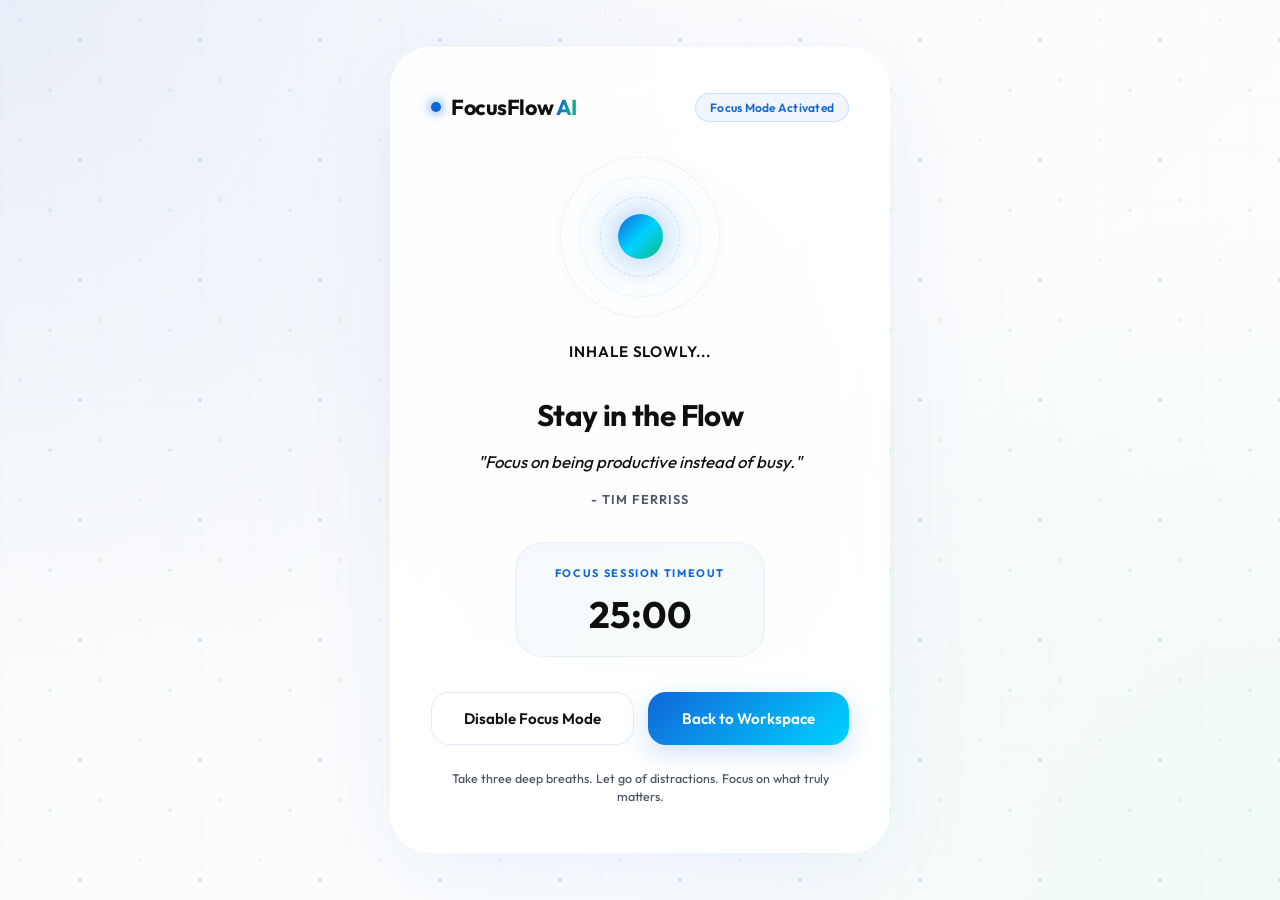
<file: extension/blocked/blocked.html>
<!DOCTYPE html>
<html lang="en">
<head>
  <meta charset="UTF-8">
  <meta name="viewport" content="width=device-width, initial-scale=1.0">
  <link rel="preconnect" href="https://fonts.googleapis.com">
  <link rel="preconnect" href="https://fonts.gstatic.com" crossorigin>
  <link href="https://fonts.googleapis.com/css2?family=Outfit:wght@300;400;500;600;700&display=swap" rel="stylesheet">
  <link rel="stylesheet" href="blocked.css">
  <title>FocusFlow AI • Calming Flow</title>
</head>
<body>
  <div class="stars"></div>
  <div class="grid-overlay"></div>
  
  <div class="container">
    <header>
      <div class="logo">
        <span class="logo-dot"></span>
        <h2>FocusFlow <span>AI</span></h2>
      </div>
      <div class="badge">Focus Mode Activated</div>
    </header>

    <main>
      <div class="breathing-widget">
        <div class="breathing-container">
          <div class="glow-ring ring-1"></div>
          <div class="glow-ring ring-2"></div>
          <div class="glow-ring ring-3"></div>
          <div class="breathing-orb animate-breath"></div>
        </div>
        <div class="breathing-label" id="breathing-text">Inhale...</div>
      </div>

      <div class="message-card">
        <h1>Stay in the Flow</h1>
        <p class="quote" id="quote-display">"Simplicity is the ultimate sophistication."</p>
        <p class="author" id="author-display">— Leonardo da Vinci</p>
      </div>

      <div class="timer-widget">
        <span class="timer-label" id="timer-phase">FOCUS SESSION TIMEOUT</span>
        <div class="timer-value" id="timer-display">25:00</div>
      </div>

      <div class="actions">
        <button id="disable-focus-btn" class="btn secondary">Disable Focus Mode</button>
        <button id="go-back-btn" class="btn primary">Back to Workspace</button>
      </div>
    </main>

    <footer>
      <p>Take three deep breaths. Let go of distractions. Focus on what truly matters.</p>
    </footer>
  </div>
  <script src="blocked.js"></script>
</body>
</html>
</file>
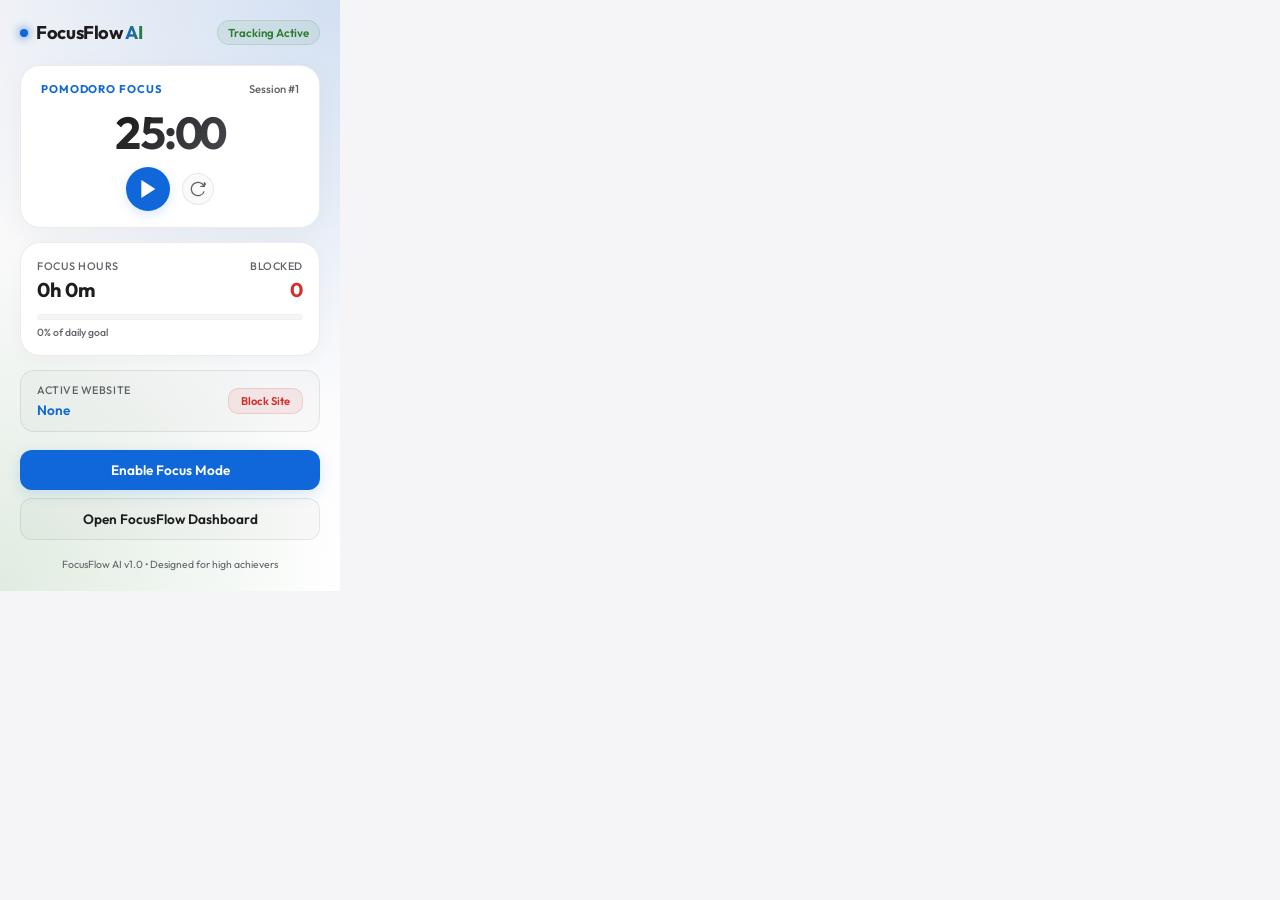
<file: extension/popup/popup.html>
<!DOCTYPE html>
<html lang="en">
<head>
  <meta charset="UTF-8">
  <meta name="viewport" content="width=device-width, initial-scale=1.0">
  <link rel="stylesheet" href="popup.css">
  <title>FocusFlow AI</title>
</head>
<body>
  <div class="container">
    <header>
      <div class="logo">
        <span class="logo-dot animate-glow"></span>
        <h1>FocusFlow <span>AI</span></h1>
      </div>
      <div class="status-badge" id="focus-status">Tracking Active</div>
    </header>

    <main>
      <!-- Pomodoro Section -->
      <div class="pomodoro-card">
        <div class="pomo-header">
          <span class="pomo-label" id="pomo-phase">POMODORO FOCUS</span>
          <span class="pomo-session" id="pomo-session-count">Session #1</span>
        </div>
        <div class="timer-display" id="timer-display">25:00</div>
        <div class="timer-controls">
          <button id="pomo-start" class="btn-icon">
            <svg viewBox="0 0 24 24" width="20" height="20" stroke="currentColor" stroke-width="2" fill="currentColor"><polygon points="5 3 19 12 5 21 5 3"></polygon></svg>
          </button>
          <button id="pomo-pause" class="btn-icon hidden">
            <svg viewBox="0 0 24 24" width="20" height="20" stroke="currentColor" stroke-width="2" fill="currentColor"><rect x="6" y="4" width="4" height="16"></rect><rect x="14" y="4" width="4" height="16"></rect></svg>
          </button>
          <button id="pomo-reset" class="btn-icon-sub">
            <svg viewBox="0 0 24 24" width="16" height="16" stroke="currentColor" stroke-width="2" fill="none"><path d="M21.5 2v6h-6M21.34 15.57a10 10 0 1 1-.57-8.38l5.67-5.67"></path></svg>
          </button>
        </div>
      </div>

      <!-- Stats Card -->
      <div class="stats-card">
        <div class="stat-row">
          <div class="stat-item">
            <span class="label">Focus Hours</span>
            <span class="value" id="today-time">0h 0m</span>
          </div>
          <div class="stat-item items-end">
            <span class="label">Blocked</span>
            <span class="value text-rose" id="blocked-count">0</span>
          </div>
        </div>
        <div class="progress-bar-container">
          <div class="progress-bar">
            <div class="progress" id="daily-progress" style="width: 0%"></div>
          </div>
          <span class="progress-label" id="progress-percent">0% of daily goal</span>
        </div>
      </div>

      <!-- Domain Information -->
      <div class="current-site">
        <div class="site-info">
          <span class="label">Active Website</span>
          <span class="value" id="current-domain">None</span>
        </div>
        <button id="quick-block-btn" class="block-badge">Block Site</button>
      </div>

      <!-- Main Actions -->
      <div class="actions">
        <button id="toggle-focus" class="btn primary animate-hover">Enable Focus Mode</button>
        <button id="open-dashboard" class="btn secondary">Open FocusFlow Dashboard</button>
      </div>
    </main>

    <footer>
      <p>FocusFlow AI v1.0 • Designed for high achievers</p>
    </footer>
  </div>
  <script src="popup.js"></script>
</body>
</html>
</file>
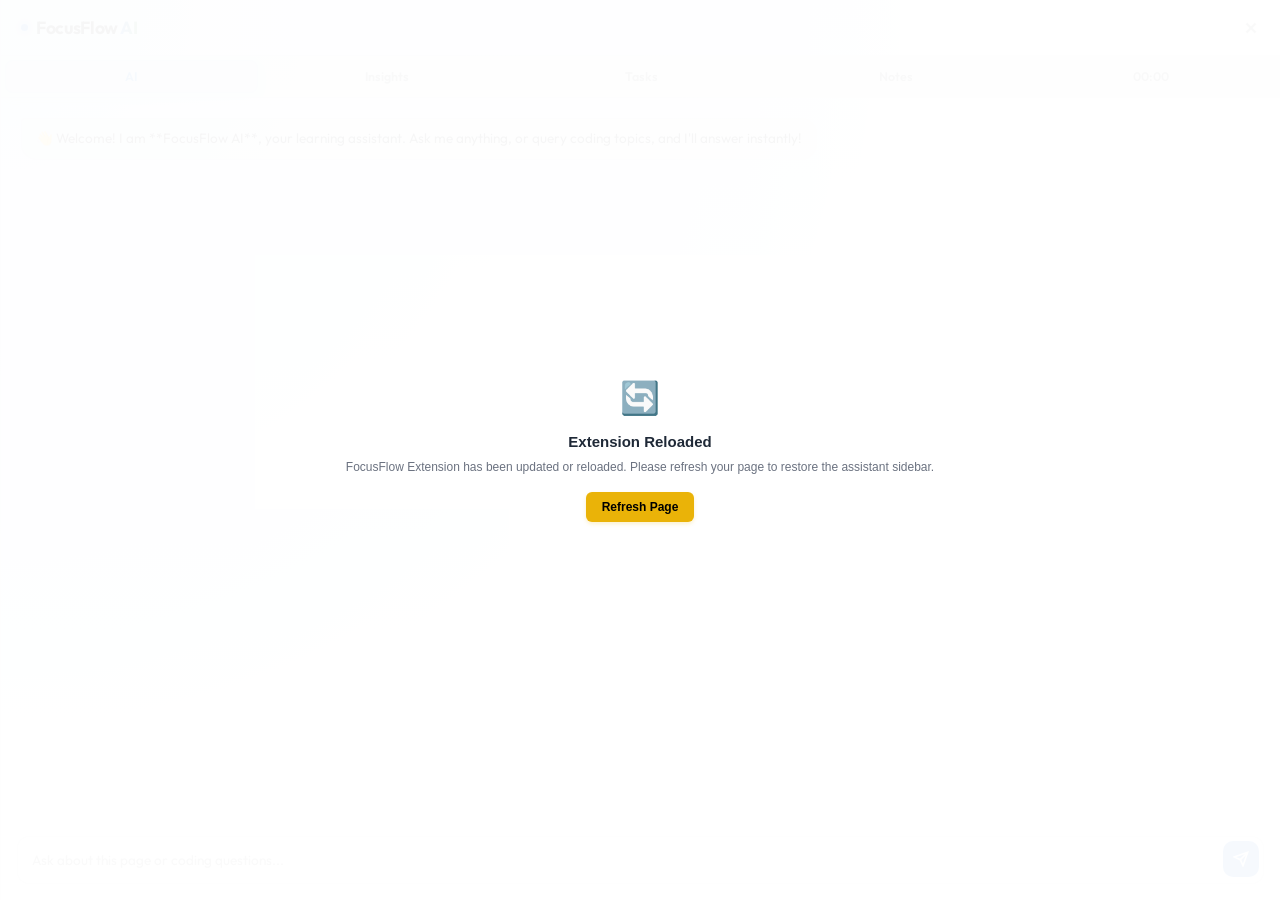
<file: extension/sidebar/sidebar.html>
<!DOCTYPE html>
<html lang="en">
<head>
  <meta charset="UTF-8">
  <meta name="viewport" content="width=device-width, initial-scale=1.0">
  <link rel="stylesheet" href="sidebar.css">
  <title>FocusFlow AI Sidebar</title>
</head>
<body>
  <div class="sidebar-wrapper">
    <header>
      <div class="logo">
        <span class="logo-dot animate-glow"></span>
        <h2>FocusFlow <span>AI</span></h2>
      </div>
      <button id="close-sidebar-btn" class="close-btn">
        <svg viewBox="0 0 24 24" width="18" height="18" stroke="currentColor" stroke-width="2.5" fill="none"><line x1="18" y1="6" x2="6" y2="18"></line><line x1="6" y1="6" x2="18" y2="18"></line></svg>
      </button>
    </header>

    <!-- Tab navigation -->
    <nav class="tabs-nav">
      <button class="tab-btn active" data-tab="ai-chat" title="AI Assistant">AI</button>
      <button class="tab-btn" data-tab="ai-summary" title="Page Summaries">Insights</button>
      <button class="tab-btn" data-tab="tasks" title="Tasks Manager">Tasks</button>
      <button class="tab-btn" data-tab="notes" title="Notes & Clippings">Notes</button>
      <button class="tab-btn" data-tab="pomo" id="pomo-tab-indicator" title="Pomodoro Timer">00:00</button>
    </nav>

    <!-- Tabs content -->
    <main class="tabs-content">
      
      <!-- AI Chat Tab -->
      <section id="ai-chat" class="tab-pane active">
        <div class="chat-container">
          <div class="chat-messages" id="chat-messages">
            <div class="message system-msg">
              <p>👋 Welcome! I am **FocusFlow AI**, your learning assistant. Ask me anything, or query coding topics, and I'll answer instantly!</p>
            </div>
          </div>
          <form class="chat-input-area" id="chat-form">
            <input type="text" id="chat-input" placeholder="Ask about this page or coding questions..." autocomplete="off">
            <button type="submit" id="chat-send">
              <svg viewBox="0 0 24 24" width="16" height="16" stroke="currentColor" stroke-width="2.5" fill="none"><line x1="22" y1="2" x2="11" y2="13"></line><polygon points="22 2 15 22 11 13 2 9 22 2"></polygon></svg>
            </button>
          </form>
        </div>
      </section>

      <!-- AI Summary Tab -->
      <section id="ai-summary" class="tab-pane">
        <div class="summary-container">
          <div class="action-card">
            <h3>Extract Web Intelligence</h3>
            <p>Generate summaries, takeaways, and workflow insights instantly.</p>
            <button id="summarize-page-btn" class="btn-primary-glow">Summarize Page</button>
          </div>
          <div class="summary-display markdown-body hidden" id="summary-display">
            <!-- summary goes here -->
          </div>
          <div class="loader hidden" id="summary-loader">
            <div class="spinner"></div>
            <p>Synthesizing web content with Gemini...</p>
          </div>
        </div>
      </section>

      <!-- Tasks Tab -->
      <section id="tasks" class="tab-pane">
        <div class="tasks-container">
          <div class="quick-add-task">
            <input type="text" id="quick-task-input" placeholder="Add urgent task...">
            <button id="quick-task-add-btn">
              <svg viewBox="0 0 24 24" width="16" height="16" stroke="currentColor" stroke-width="2.5" fill="none"><line x1="12" y1="5" x2="12" y2="19"></line><line x1="5" y1="12" x2="19" y2="12"></line></svg>
            </button>
          </div>
          <div class="task-list-scroller" id="sidebar-task-list">
            <!-- tasks go here -->
          </div>
        </div>
      </section>

      <!-- Notes Tab -->
      <section id="notes" class="tab-pane">
        <div class="notes-container">
          <h3 class="panel-subtitle" id="site-notes-header">Clipped from this website</h3>
          <div class="notes-list-scroller" id="sidebar-notes-list">
            <!-- notes go here -->
          </div>
        </div>
      </section>

      <!-- Pomodoro Tab -->
      <section id="pomo" class="tab-pane">
        <div class="pomo-panel">
          <div class="pomo-display">
            <span class="pomo-state" id="sidebar-pomo-phase">POMODORO FOCUS</span>
            <div class="pomo-time" id="sidebar-pomo-time">25:00</div>
            <span class="pomo-count" id="sidebar-pomo-sessions">Session #1</span>
          </div>
          <div class="pomo-controls">
            <button id="sidebar-pomo-start" class="pomo-btn main">Start</button>
            <button id="sidebar-pomo-pause" class="pomo-btn main hidden">Pause</button>
            <button id="sidebar-pomo-reset" class="pomo-btn sub">Reset</button>
          </div>
          <div class="pomo-tips">
            <p>💡 <strong>Smart Feature</strong>: FocusFlow automatically blocks all social distractions during your focus intervals and unblocks them during breaks.</p>
          </div>
        </div>
      </section>

    </main>
  </div>
  <script src="sidebar.js"></script>
</body>
</html>
</file>
<file: extension/blocked/blocked.css>
/* Outfit font is loaded via link tag in blocked.html to avoid CSP issues with @import */

:root {
  --primary: #1067d9; /* Royal Blue */
  --primary-glow: rgba(16, 103, 217, 0.12);
  --emerald: #10b981;
  --bg-dark: #f8f9fa;
  --card-bg: rgba(255, 255, 255, 0.75);
  --text-main: #0f0f11;
  --text-muted: #4b5563;
  --border: rgba(16, 103, 217, 0.08);
}

* {
  margin: 0;
  padding: 0;
  box-sizing: border-box;
}

body {
  background-color: var(--bg-dark);
  color: var(--text-main);
  font-family: 'Outfit', -apple-system, BlinkMacSystemFont, 'Segoe UI', Roboto, sans-serif;
  min-height: 100vh;
  display: flex;
  justify-content: center;
  align-items: center;
  overflow: hidden;
  background: radial-gradient(circle at top left, rgba(16, 103, 217, 0.07), transparent 45%),
              radial-gradient(circle at bottom right, rgba(16, 185, 129, 0.07), transparent 45%),
              radial-gradient(circle at center, rgba(212, 175, 55, 0.05), transparent 40%),
              linear-gradient(135deg, #f8f9fa 0%, #ffffff 100%);
}

/* Background graphics */
.stars {
  position: absolute;
  top: 0;
  left: 0;
  width: 100%;
  height: 100%;
  background: radial-gradient(circle at center, rgba(16, 103, 217, 0.02), transparent 70%),
              url("data:image/svg+xml,%3Csvg xmlns='http://www.w3.org/2000/svg' width='120' height='120' viewBox='0 0 120 120'%3E%3Ccircle cx='20' cy='20' r='1.2' fill='%231067d9' opacity='0.12'/%3E%3Ccircle cx='80' cy='40' r='1.8' fill='%231067d9' opacity='0.22'/%3E%3Ccircle cx='50' cy='90' r='1.5' fill='%2310b981' opacity='0.18'/%3E%3Ccircle cx='100' cy='80' r='2' fill='%23d4af37' opacity='0.15'/%3E%3C/svg%3E") repeat;
  animation: starTwinkle 24s infinite ease-in-out;
  pointer-events: none;
  z-index: 0;
}

@keyframes starTwinkle {
  0%, 100% { opacity: 0.65; transform: scale(1) translate(0, 0); }
  50% { opacity: 0.9; transform: scale(1.02) translate(5px, 5px); }
}

.grid-overlay {
  position: absolute;
  top: 0;
  left: 0;
  width: 100%;
  height: 100%;
  background-image: linear-gradient(rgba(16, 103, 217, 0.008) 1px, transparent 1px),
                    linear-gradient(90deg, rgba(16, 103, 217, 0.008) 1px, transparent 1px);
  background-size: 50px 50px;
  pointer-events: none;
  z-index: 1;
}

.container {
  max-width: 500px;
  width: 90%;
  background: rgba(255, 255, 255, 0.85);
  backdrop-filter: blur(35px);
  -webkit-backdrop-filter: blur(35px);
  border: 1px solid rgba(255, 255, 255, 0.6);
  border-radius: 40px;
  padding: 45px 40px;
  box-shadow: 0 30px 100px rgba(16, 103, 217, 0.06),
              inset 0 0 0 1px rgba(255, 255, 255, 0.4),
              0 0 40px rgba(212, 175, 55, 0.02);
  text-align: center;
  z-index: 10;
  position: relative;
  transition: all 0.5s cubic-bezier(0.16, 1, 0.3, 1);
}

.container:hover {
  transform: translateY(-4px);
  border-color: rgba(16, 103, 217, 0.15);
  box-shadow: 0 40px 120px rgba(16, 103, 217, 0.1),
              inset 0 0 0 1px rgba(255, 255, 255, 0.6);
}

header {
  display: flex;
  justify-content: space-between;
  align-items: center;
  margin-bottom: 35px;
}

.logo {
  display: flex;
  align-items: center;
  gap: 10px;
}

.logo-dot {
  width: 10px;
  height: 10px;
  background: var(--primary);
  border-radius: 50%;
  box-shadow: 0 0 12px var(--primary);
}

.logo h2 {
  font-size: 1.35rem;
  font-weight: 700;
  letter-spacing: -0.02em;
}

.logo h2 span {
  background: linear-gradient(to right, var(--primary), var(--emerald));
  -webkit-background-clip: text;
  -webkit-text-fill-color: transparent;
}

.badge {
  font-size: 0.75rem;
  font-weight: 600;
  background: rgba(16, 103, 217, 0.06);
  color: var(--primary);
  border: 1px solid rgba(16, 103, 217, 0.15);
  padding: 6px 14px;
  border-radius: 20px;
  letter-spacing: 0.02em;
}

/* Breathing Animation Widget */
.breathing-widget {
  display: flex;
  flex-direction: column;
  align-items: center;
  justify-content: center;
  margin: 35px 0;
}

.breathing-container {
  width: 160px;
  height: 160px;
  display: flex;
  align-items: center;
  justify-content: center;
  margin-bottom: 25px;
  position: relative;
}

.glow-ring {
  position: absolute;
  border-radius: 50%;
  border: 1px dashed rgba(16, 103, 217, 0.15);
  box-shadow: 0 0 15px rgba(16, 103, 217, 0.02);
}

.glow-ring.ring-1 {
  width: 160px;
  height: 160px;
  border-color: rgba(16, 103, 217, 0.12);
  animation: spinClockwise 20s infinite linear;
}

.glow-ring.ring-2 {
  width: 120px;
  height: 120px;
  border-color: rgba(0, 210, 255, 0.15);
  animation: spinCounterClockwise 15s infinite linear;
}

.glow-ring.ring-3 {
  width: 80px;
  height: 80px;
  border-color: rgba(16, 103, 217, 0.2);
  animation: spinClockwise 10s infinite linear;
}

.breathing-orb {
  width: 45px;
  height: 45px;
  border-radius: 50%;
  background: linear-gradient(135deg, #1067d9 0%, #00d2ff 50%, #10b981 100%);
  box-shadow: 0 0 35px rgba(16, 103, 217, 0.4), 0 0 60px rgba(0, 210, 255, 0.2);
  position: absolute;
  z-index: 2;
}

.animate-breath {
  animation: breathing 8s infinite cubic-bezier(0.4, 0, 0.2, 1);
}

@keyframes spinClockwise {
  from { transform: rotate(0deg); }
  to { transform: rotate(360deg); }
}

@keyframes spinCounterClockwise {
  from { transform: rotate(360deg); }
  to { transform: rotate(0deg); }
}

@keyframes breathing {
  0%, 100% {
    transform: scale(1);
    box-shadow: 0 0 30px rgba(16, 103, 217, 0.35);
    opacity: 0.8;
  }
  45%, 55% {
    transform: scale(2.2);
    box-shadow: 0 0 65px rgba(0, 210, 255, 0.55), 0 0 90px rgba(16, 103, 217, 0.3);
    opacity: 1;
  }
}

.breathing-label {
  font-size: 0.95rem;
  font-weight: 600;
  color: var(--text-main);
  letter-spacing: 0.06em;
  transition: opacity 0.5s ease-in-out;
  text-transform: uppercase;
}

/* Message Card */
.message-card {
  margin-bottom: 35px;
}

.message-card h1 {
  font-size: 1.85rem;
  font-weight: 700;
  margin-bottom: 15px;
  letter-spacing: -0.02em;
}

.quote {
  font-size: 1.05rem;
  font-weight: 450;
  color: var(--text-main);
  font-style: italic;
  line-height: 1.6;
  margin: 15px auto;
  max-width: 95%;
}

.author {
  font-size: 0.8rem;
  color: var(--text-muted);
  font-weight: 600;
  text-transform: uppercase;
  letter-spacing: 0.08em;
  margin-top: 5px;
}

.timer-widget {
  background: linear-gradient(135deg, rgba(16, 103, 217, 0.03) 0%, rgba(16, 185, 129, 0.03) 100%);
  border: 1px solid rgba(16, 103, 217, 0.08);
  padding: 18px 28px;
  border-radius: 28px;
  margin-bottom: 35px;
  display: inline-block;
  min-width: 250px;
  box-shadow: inset 0 2px 12px rgba(16, 103, 217, 0.02);
}

.timer-label {
  font-size: 0.68rem;
  font-weight: 700;
  color: var(--primary);
  letter-spacing: 0.15em;
  text-transform: uppercase;
}

.timer-value {
  display: flex;
  align-items: center;
  justify-content: center;
  gap: 10px;
  font-size: 2.3rem;
  font-weight: 700;
  margin-top: 10px;
}

.time-block {
  display: flex;
  flex-direction: column;
  align-items: center;
  min-width: 55px;
}

.time-number {
  background: linear-gradient(135deg, var(--text-main) 30%, #4b5563 100%);
  -webkit-background-clip: text;
  -webkit-text-fill-color: transparent;
  font-variant-numeric: tabular-nums;
  line-height: 1;
}

.time-unit {
  font-size: 0.65rem;
  font-weight: 700;
  color: var(--text-muted);
  text-transform: uppercase;
  letter-spacing: 0.08em;
  margin-top: 6px;
}

.time-colon {
  font-size: 1.8rem;
  color: rgba(16, 103, 217, 0.3);
  line-height: 1;
  margin-bottom: 12px;
  animation: pulse 1s infinite alternate;
}

@keyframes pulse {
  from { opacity: 0.3; }
  to { opacity: 1; }
}

/* Actions */
.actions {
  display: flex;
  gap: 14px;
  margin-bottom: 25px;
}

.btn {
  flex: 1;
  padding: 16px;
  border-radius: 18px;
  font-family: inherit;
  font-size: 0.95rem;
  font-weight: 600;
  cursor: pointer;
  transition: all 0.3s cubic-bezier(0.16, 1, 0.3, 1);
  border: none;
}

.btn.primary {
  background: linear-gradient(135deg, var(--primary) 0%, #00d2ff 100%);
  color: white;
  box-shadow: 0 8px 25px rgba(16, 103, 217, 0.2);
  position: relative;
  overflow: hidden;
}

.btn.primary::after {
  content: '';
  position: absolute;
  top: 0;
  left: -50%;
  width: 200%;
  height: 100%;
  background: linear-gradient(
    to right,
    rgba(255, 255, 255, 0) 0%,
    rgba(255, 255, 255, 0.3) 50%,
    rgba(255, 255, 255, 0) 100%
  );
  transform: skewX(-25deg);
  transition: 0.75s;
  opacity: 0;
}

.btn.primary:hover::after {
  left: 125%;
  opacity: 1;
}

.btn.primary:hover {
  transform: translateY(-2px);
  box-shadow: 0 12px 30px rgba(16, 103, 217, 0.3);
}

.btn.secondary {
  background: rgba(255, 255, 255, 0.65);
  color: var(--text-main);
  border: 1px solid rgba(16, 103, 217, 0.12);
  box-shadow: 0 2px 10px rgba(0, 0, 0, 0.02);
}

.btn.secondary:hover {
  background: rgba(255, 255, 255, 0.95);
  border-color: rgba(16, 103, 217, 0.25);
  transform: translateY(-2px);
  box-shadow: 0 6px 15px rgba(16, 103, 217, 0.06);
}

/* Footer */
footer p {
  font-size: 0.78rem;
  color: var(--text-muted);
  line-height: 1.5;
  font-weight: 450;
}
</file>
<file: extension/popup/popup.css>
@import url('https://fonts.googleapis.com/css2?family=Outfit:wght@300;400;500;600;700&display=swap');

:root {
  --primary: #1067d9; /* Royal Blue */
  --primary-glow: rgba(16, 103, 217, 0.15);
  --primary-hover: #0053b3;
  --bg-dark: #f5f5f7;
  --card-bg: #ffffff;
  --text-main: #1d1d1f;
  --text-muted: #5f6368; /* Google Grey Text */
  --emerald: #2e7d32;
  --emerald-glow: rgba(46, 125, 50, 0.15);
  --rose: #d32f2f;
  --rose-glow: rgba(211, 47, 47, 0.15);
  --border: rgba(0, 0, 0, 0.08);
}

* {
  margin: 0;
  padding: 0;
  box-sizing: border-box;
}

body {
  width: 340px;
  background-color: var(--bg-dark);
  color: var(--text-main);
  font-family: 'Outfit', sans-serif;
  overflow: hidden;
}

.container {
  padding: 20px;
  background: radial-gradient(circle at top right, var(--primary-glow), transparent 60%),
              radial-gradient(circle at bottom left, var(--emerald-glow), transparent 50%),
              linear-gradient(180deg, #f5f5f7 0%, #ffffff 100%);
  border-radius: 0;
}

header {
  display: flex;
  justify-content: space-between;
  align-items: center;
  margin-bottom: 20px;
}

.logo {
  display: flex;
  align-items: center;
  gap: 8px;
}

.logo-dot {
  width: 8px;
  height: 8px;
  background: var(--primary);
  border-radius: 50%;
  box-shadow: 0 0 10px var(--primary);
}

.animate-glow {
  animation: pulse-glow 2s infinite ease-in-out;
}

@keyframes pulse-glow {
  0%, 100% {
    transform: scale(1);
    box-shadow: 0 0 8px var(--primary);
  }
  50% {
    transform: scale(1.3);
    box-shadow: 0 0 16px var(--primary);
  }
}

h1 {
  font-size: 1.15rem;
  font-weight: 700;
  letter-spacing: -0.02em;
}

h1 span {
  background: linear-gradient(to right, var(--primary), var(--emerald));
  -webkit-background-clip: text;
  -webkit-text-fill-color: transparent;
}

.status-badge {
  font-size: 0.72rem;
  background: rgba(46, 125, 50, 0.08);
  color: var(--emerald);
  border: 1px solid rgba(46, 125, 50, 0.15);
  padding: 4px 10px;
  border-radius: 20px;
  font-weight: 600;
  transition: all 0.3s;
}

/* Pomodoro Widget */
.pomodoro-card {
  background: var(--card-bg);
  backdrop-filter: blur(12px);
  border: 1px solid var(--border);
  padding: 16px;
  border-radius: 20px;
  margin-bottom: 14px;
  box-shadow: 0 8px 32px 0 rgba(0, 0, 0, 0.04);
  text-align: center;
}

.pomo-header {
  display: flex;
  justify-content: space-between;
  align-items: center;
  margin-bottom: 8px;
  padding: 0 4px;
}

.pomo-label {
  font-size: 0.7rem;
  font-weight: 700;
  letter-spacing: 0.08em;
  color: var(--primary);
}

.pomo-session {
  font-size: 0.7rem;
  font-weight: 500;
  color: var(--text-muted);
}

.timer-display {
  font-size: 2.8rem;
  font-weight: 700;
  letter-spacing: -0.03em;
  margin: 6px 0;
  font-variant-numeric: tabular-nums;
  background: linear-gradient(135deg, var(--text-main) 30%, var(--text-muted) 100%);
  -webkit-background-clip: text;
  -webkit-text-fill-color: transparent;
}

.timer-controls {
  display: flex;
  justify-content: center;
  align-items: center;
  gap: 12px;
  margin-top: 4px;
}

.btn-icon {
  width: 44px;
  height: 44px;
  border-radius: 50%;
  border: none;
  background: var(--primary);
  color: white;
  display: flex;
  align-items: center;
  justify-content: center;
  cursor: pointer;
  transition: all 0.2s cubic-bezier(0.4, 0, 0.2, 1);
  box-shadow: 0 4px 12px var(--primary-glow);
}

.btn-icon:hover {
  transform: scale(1.08);
  background: var(--primary-hover);
  box-shadow: 0 6px 18px var(--primary-glow);
}

.btn-icon-sub {
  width: 32px;
  height: 32px;
  border-radius: 50%;
  border: 1px solid var(--border);
  background: rgba(0, 0, 0, 0.02);
  color: var(--text-muted);
  display: flex;
  align-items: center;
  justify-content: center;
  cursor: pointer;
  transition: all 0.2s;
}

.btn-icon-sub:hover {
  background: rgba(0, 0, 0, 0.05);
  color: var(--text-main);
  transform: rotate(30deg);
}

.hidden {
  display: none !important;
}

/* Stats Section */
.stats-card {
  background: var(--card-bg);
  backdrop-filter: blur(12px);
  border: 1px solid var(--border);
  padding: 16px;
  border-radius: 20px;
  margin-bottom: 14px;
  box-shadow: 0 4px 20px rgba(0, 0, 0, 0.03);
}

.stat-row {
  display: flex;
  justify-content: space-between;
  margin-bottom: 12px;
}

.stat-item {
  display: flex;
  flex-direction: column;
}

.items-end {
  align-items: flex-end;
}

.label {
  font-size: 0.68rem;
  color: var(--text-muted);
  text-transform: uppercase;
  letter-spacing: 0.05em;
  margin-bottom: 4px;
  font-weight: 500;
}

.value {
  font-size: 1.25rem;
  font-weight: 700;
}

.text-rose {
  color: var(--rose);
}

.progress-bar-container {
  display: flex;
  flex-direction: column;
  gap: 6px;
}

.progress-bar {
  height: 6px;
  background: rgba(0, 0, 0, 0.04);
  border-radius: 10px;
  overflow: hidden;
  border: 1px solid rgba(0, 0, 0, 0.02);
}

.progress {
  height: 100%;
  background: linear-gradient(90deg, var(--primary), #00d2ff);
  box-shadow: 0 0 8px var(--primary-glow);
  transition: width 0.4s cubic-bezier(0.4, 0, 0.2, 1);
}

.progress-label {
  font-size: 0.65rem;
  color: var(--text-muted);
  font-weight: 500;
}

/* Current Domain Panel */
.current-site {
  display: flex;
  justify-content: space-between;
  align-items: center;
  padding: 12px 16px;
  background: rgba(0, 0, 0, 0.02);
  border: 1px solid var(--border);
  border-radius: 14px;
  margin-bottom: 18px;
}

.site-info {
  display: flex;
  flex-direction: column;
  max-width: 65%;
}

.site-info .value {
  font-size: 0.85rem;
  font-weight: 600;
  color: var(--primary);
  white-space: nowrap;
  overflow: hidden;
  text-overflow: ellipsis;
}

.block-badge {
  font-size: 0.7rem;
  font-family: inherit;
  font-weight: 600;
  background: rgba(211, 47, 47, 0.08);
  color: var(--rose);
  border: 1px solid rgba(211, 47, 47, 0.15);
  padding: 5px 12px;
  border-radius: 10px;
  cursor: pointer;
  transition: all 0.2s;
}

.block-badge:hover {
  background: var(--rose);
  color: white;
  box-shadow: 0 4px 10px var(--rose-glow);
}

.block-badge.unblock {
  background: rgba(46, 125, 50, 0.08);
  color: var(--emerald);
  border: 1px solid rgba(46, 125, 50, 0.15);
}

.block-badge.unblock:hover {
  background: var(--emerald);
  color: white;
  box-shadow: 0 4px 10px var(--emerald-glow);
}

/* Actions */
.actions {
  display: flex;
  flex-direction: column;
  gap: 8px;
}

.btn {
  padding: 11px;
  border: none;
  border-radius: 12px;
  font-family: inherit;
  font-size: 0.85rem;
  font-weight: 600;
  cursor: pointer;
  transition: all 0.25s cubic-bezier(0.4, 0, 0.2, 1);
  text-align: center;
}

.btn.primary {
  background: var(--primary);
  color: white;
  box-shadow: 0 4px 14px var(--primary-glow);
}

.btn.primary:hover {
  background: var(--primary-hover);
  transform: translateY(-1px);
  box-shadow: 0 6px 20px var(--primary-glow);
}

.btn.secondary {
  background: rgba(0, 0, 0, 0.02);
  color: var(--text-main);
  border: 1px solid var(--border);
}

.btn.secondary:hover {
  background: rgba(0, 0, 0, 0.05);
  transform: translateY(-1px);
}

/* Footer */
footer {
  margin-top: 18px;
  text-align: center;
}

footer p {
  font-size: 0.65rem;
  color: var(--text-muted);
  font-weight: 400;
}
</file>
<file: extension/sidebar/sidebar.css>
@import url('https://fonts.googleapis.com/css2?family=Outfit:wght@300;400;500;600;700&display=swap');

:root {
  --primary: #1067d9; /* Royal Blue */
  --primary-glow: rgba(16, 103, 217, 0.15);
  --primary-hover: #0053b3;
  --bg-dark: #f5f5f7; /* Apple Silver/Grey */
  --card-bg: #ffffff; /* Pure White */
  --text-main: #1d1d1f; /* Charcoal Black */
  --text-muted: #5f6368; /* Google Grey Text (Better contrast) */
  --border: rgba(0, 0, 0, 0.08); /* Clean light border */
  --emerald: #2e7d32; /* Success Green */
  --rose: #d32f2f; /* Error Red */
  --orange: #ed6c02; /* Amber Orange */
}

* {
  margin: 0;
  padding: 0;
  box-sizing: border-box;
}

body {
  background-color: var(--bg-dark);
  color: var(--text-main);
  font-family: 'Outfit', sans-serif;
  height: 100vh;
  overflow: hidden;
  border-left: 1px solid var(--border);
  background: radial-gradient(circle at top left, var(--primary-glow), transparent 60%),
              linear-gradient(180deg, #f5f5f7 0%, #ffffff 100%);
}

.sidebar-wrapper {
  display: flex;
  flex-direction: column;
  height: 100vh;
}

header {
  display: flex;
  justify-content: space-between;
  align-items: center;
  padding: 16px 20px;
  border-bottom: 1px solid var(--border);
}

.logo {
  display: flex;
  align-items: center;
  gap: 8px;
}

.logo-dot {
  width: 7px;
  height: 7px;
  background: var(--primary);
  border-radius: 50%;
  box-shadow: 0 0 10px var(--primary);
}

.logo h2 {
  font-size: 1.1rem;
  font-weight: 700;
  letter-spacing: -0.02em;
}

.logo h2 span {
  background: linear-gradient(to right, var(--primary), var(--emerald));
  -webkit-background-clip: text;
  -webkit-text-fill-color: transparent;
}

.close-btn {
  background: transparent;
  border: none;
  color: var(--text-muted);
  cursor: pointer;
  display: flex;
  align-items: center;
  justify-content: center;
  transition: color 0.2s;
}

.close-btn:hover {
  color: var(--text-main);
}

/* Tabs Navigation Bar */
.tabs-nav {
  display: flex;
  background: rgba(0, 0, 0, 0.02);
  border-bottom: 1px solid var(--border);
  padding: 4px;
  gap: 4px;
}

.tab-btn {
  flex: 1;
  background: transparent;
  border: none;
  color: var(--text-muted);
  font-family: inherit;
  font-size: 0.78rem;
  font-weight: 600;
  padding: 8px 4px;
  border-radius: 8px;
  cursor: pointer;
  transition: all 0.2s;
  text-align: center;
  overflow: hidden;
  text-overflow: ellipsis;
  white-space: nowrap;
}

.tab-btn:hover {
  color: var(--text-main);
  background: rgba(0, 0, 0, 0.03);
}

.tab-btn.active {
  color: var(--primary);
  background: rgba(16, 103, 217, 0.08);
  border: 1px solid rgba(16, 103, 217, 0.15);
  box-shadow: 0 4px 12px rgba(16, 103, 217, 0.05);
}

/* Tab Panels Scroll Container */
.tabs-content {
  flex: 1;
  position: relative;
  overflow: hidden;
}

.tab-pane {
  position: absolute;
  top: 0;
  left: 0;
  width: 100%;
  height: 100%;
  display: none;
  padding: 16px;
  overflow-y: auto;
}

.tab-pane.active {
  display: block;
}

/* --- AI Chat Panel --- */
.chat-container {
  display: flex;
  flex-direction: column;
  height: 100%;
}

.chat-messages {
  flex: 1;
  overflow-y: auto;
  padding: 4px;
  display: flex;
  flex-direction: column;
  gap: 12px;
  margin-bottom: 12px;
  scrollbar-width: thin;
}

.message {
  padding: 10px 14px;
  border-radius: 16px;
  font-size: 0.85rem;
  line-height: 1.45;
  max-width: 85%;
  word-wrap: break-word;
}

/* message formatting */
.message.system-msg {
  background: rgba(0, 0, 0, 0.02);
  border: 1px solid var(--border);
  color: var(--text-main);
  align-self: flex-start;
  border-top-left-radius: 4px;
}

.message.user-msg {
  background: var(--primary);
  color: white;
  align-self: flex-end;
  border-bottom-right-radius: 4px;
  box-shadow: 0 4px 10px rgba(16, 103, 217, 0.15);
}

.message.ai-msg {
  background: rgba(255, 255, 255, 0.9);
  border: 1px solid var(--border);
  color: var(--text-main);
  align-self: flex-start;
  border-top-left-radius: 4px;
  box-shadow: 0 2px 8px rgba(0,0,0,0.03);
}

.message p {
  margin-bottom: 6px;
}
.message p:last-child {
  margin-bottom: 0;
}
.message code {
  background: rgba(0, 0, 0, 0.06);
  color: #e01b5d;
  padding: 2px 5px;
  border-radius: 4px;
  font-family: monospace;
  font-size: 0.8rem;
}
.message pre {
  background: rgba(0, 0, 0, 0.04);
  padding: 8px;
  border-radius: 8px;
  overflow-x: auto;
  margin: 6px 0;
}
.message pre code {
  background: transparent;
  padding: 0;
}

.chat-input-area {
  display: flex;
  gap: 8px;
  background: rgba(255, 255, 255, 0.85);
  border: 1px solid rgba(0, 0, 0, 0.12);
  border-radius: 12px;
  padding: 4px;
}

.chat-input-area input {
  flex: 1;
  background: transparent;
  border: none;
  color: var(--text-main);
  font-family: inherit;
  font-size: 0.85rem;
  padding: 10px;
  outline: none;
}

.chat-input-area button {
  background: var(--primary);
  border: none;
  color: white;
  width: 36px;
  height: 36px;
  border-radius: 10px;
  display: flex;
  align-items: center;
  justify-content: center;
  cursor: pointer;
  transition: all 0.2s;
}

.chat-input-area button:hover {
  background: var(--primary-hover);
  transform: scale(1.03);
}

/* --- Summarizer Panel --- */
.action-card {
  background: var(--card-bg);
  border: 1px solid var(--border);
  padding: 18px;
  border-radius: 16px;
  margin-bottom: 16px;
  box-shadow: 0 4px 20px rgba(0,0,0,0.03);
  text-align: center;
}

.action-card h3 {
  font-size: 0.95rem;
  font-weight: 700;
  margin-bottom: 6px;
}

.action-card p {
  font-size: 0.78rem;
  color: var(--text-muted);
  margin-bottom: 14px;
}

.btn-primary-glow {
  background: var(--primary);
  color: white;
  border: none;
  padding: 10px 20px;
  font-family: inherit;
  font-size: 0.82rem;
  font-weight: 600;
  border-radius: 10px;
  cursor: pointer;
  transition: all 0.2s;
  box-shadow: 0 4px 12px var(--primary-glow);
}

.btn-primary-glow:hover {
  background: var(--primary-hover);
  transform: translateY(-1px);
  box-shadow: 0 6px 18px var(--primary-glow);
}

.summary-display {
  background: rgba(255, 255, 255, 0.8);
  border: 1px solid var(--border);
  padding: 16px;
  border-radius: 16px;
  font-size: 0.82rem;
  line-height: 1.5;
  color: var(--text-main);
}

.summary-display h3 {
  margin-top: 14px;
  margin-bottom: 8px;
  font-size: 0.88rem;
  color: var(--primary);
  border-bottom: 1px solid rgba(0,0,0,0.06);
  padding-bottom: 4px;
}
.summary-display h3:first-of-type {
  margin-top: 0;
}
.summary-display p {
  margin-bottom: 10px;
}
.summary-display ul {
  padding-left: 16px;
  margin-bottom: 10px;
}
.summary-display li {
  margin-bottom: 6px;
}

.loader {
  display: flex;
  flex-direction: column;
  align-items: center;
  justify-content: center;
  padding: 40px 0;
  gap: 12px;
}

.spinner {
  width: 24px;
  height: 24px;
  border: 2px solid rgba(0, 0, 0, 0.05);
  border-top-color: var(--primary);
  border-radius: 50%;
  animation: spin 1s infinite linear;
}

@keyframes spin {
  to { transform: rotate(360deg); }
}

.loader p {
  font-size: 0.78rem;
  color: var(--text-muted);
}

/* --- Task List Panel --- */
.quick-add-task {
  display: flex;
  gap: 6px;
  margin-bottom: 16px;
}

.quick-add-task input {
  flex: 1;
  background: rgba(255, 255, 255, 0.8);
  border: 1px solid rgba(0, 0, 0, 0.12);
  border-radius: 10px;
  color: var(--text-main);
  font-family: inherit;
  font-size: 0.8rem;
  padding: 8px 12px;
  outline: none;
}

.quick-add-task input:focus {
  border-color: var(--primary);
}

.quick-add-task button {
  background: rgba(0, 0, 0, 0.02);
  border: 1px solid var(--border);
  color: var(--text-main);
  width: 34px;
  height: 34px;
  border-radius: 10px;
  display: flex;
  align-items: center;
  justify-content: center;
  cursor: pointer;
  transition: all 0.2s;
}

.quick-add-task button:hover {
  background: var(--primary);
  color: white;
}

.task-list-scroller {
  display: flex;
  flex-direction: column;
  gap: 8px;
  overflow-y: auto;
  max-height: 80%;
  padding-right: 2px;
}

.task-row {
  display: flex;
  align-items: center;
  gap: 10px;
  padding: 10px 12px;
  background: rgba(255, 255, 255, 0.8);
  border: 1px solid var(--border);
  border-radius: 10px;
  transition: all 0.2s;
}

.task-row:hover {
  background: rgba(255, 255, 255, 1);
  box-shadow: 0 4px 12px rgba(0,0,0,0.02);
}

.task-checkbox {
  width: 16px;
  height: 16px;
  border-radius: 4px;
  border: 1.5px solid var(--text-muted);
  cursor: pointer;
  display: flex;
  align-items: center;
  justify-content: center;
  transition: all 0.2s;
}

.task-checkbox.checked {
  background: var(--emerald);
  border-color: var(--emerald);
}

.task-checkbox.checked svg {
  display: block;
}

.task-checkbox svg {
  display: none;
  color: white;
}

.task-text {
  flex: 1;
  font-size: 0.8rem;
  font-weight: 500;
  transition: all 0.2s;
}

.task-text.completed {
  text-decoration: line-through;
  color: var(--text-muted);
}

.task-priority-tag {
  font-size: 0.6rem;
  font-weight: 600;
  padding: 2px 6px;
  border-radius: 6px;
  text-transform: uppercase;
}

.task-priority-tag.high {
  background: rgba(244, 63, 94, 0.12);
  color: var(--rose);
}
.task-priority-tag.medium {
  background: rgba(249, 115, 22, 0.12);
  color: var(--orange);
}
.task-priority-tag.low {
  background: rgba(16, 185, 129, 0.12);
  color: var(--emerald);
}

.task-delete {
  background: transparent;
  border: none;
  color: var(--text-muted);
  cursor: pointer;
  padding: 4px;
  border-radius: 6px;
  display: flex;
  align-items: center;
  justify-content: center;
  transition: all 0.2s;
  opacity: 0;
}

.task-row:hover .task-delete {
  opacity: 1;
}

.task-delete:hover {
  color: var(--rose);
  background: rgba(244, 63, 94, 0.08);
}

/* --- Saved Notes List Panel --- */
.panel-subtitle {
  font-size: 0.72rem;
  color: var(--text-muted);
  text-transform: uppercase;
  letter-spacing: 0.05em;
  margin-bottom: 12px;
}

.notes-list-scroller {
  display: flex;
  flex-direction: column;
  gap: 10px;
  overflow-y: auto;
  max-height: 85%;
}

.note-item {
  background: rgba(255, 255, 255, 0.8);
  border: 1px solid var(--border);
  padding: 12px 14px;
  border-radius: 12px;
  position: relative;
  transition: all 0.2s;
}

.note-item:hover {
  background: rgba(255, 255, 255, 1);
  border-color: rgba(16, 103, 217, 0.2);
  box-shadow: 0 4px 12px rgba(0,0,0,0.02);
}

.note-content {
  font-size: 0.78rem;
  line-height: 1.45;
  color: var(--text-main);
  margin-bottom: 8px;
  border-left: 2px solid var(--primary);
  padding-left: 8px;
  cursor: pointer;
  transition: color 0.15s ease;
}

.note-content:hover {
  color: var(--primary);
  text-decoration: underline;
}

.note-meta {
  display: flex;
  justify-content: space-between;
  align-items: center;
}

.note-date {
  font-size: 0.65rem;
  color: var(--text-muted);
}

.note-delete {
  background: transparent;
  border: none;
  color: var(--text-muted);
  cursor: pointer;
  padding: 2px;
  border-radius: 4px;
  display: flex;
  align-items: center;
  justify-content: center;
  transition: all 0.2s;
}

.note-delete:hover {
  color: var(--rose);
  background: rgba(244, 63, 94, 0.08);
}

.empty-state {
  text-align: center;
  padding: 30px 10px;
  color: var(--text-muted);
  font-size: 0.78rem;
  font-style: italic;
}

/* --- Pomodoro Tab Panel --- */
.pomo-panel {
  text-align: center;
  padding-top: 15px;
}

.pomo-display {
  background: var(--card-bg);
  border: 1px solid var(--border);
  padding: 24px;
  border-radius: 24px;
  margin-bottom: 20px;
  box-shadow: 0 10px 30px rgba(0,0,0,0.02);
  display: flex;
  flex-direction: column;
  align-items: center;
}

.pomo-state {
  font-size: 0.72rem;
  font-weight: 700;
  letter-spacing: 0.08em;
  color: var(--primary);
  margin-bottom: 8px;
}

.pomo-time {
  font-size: 3.5rem;
  font-weight: 700;
  letter-spacing: -0.02em;
  font-variant-numeric: tabular-nums;
  margin-bottom: 6px;
  background: linear-gradient(135deg, var(--text-main) 30%, var(--text-muted) 100%);
  -webkit-background-clip: text;
  -webkit-text-fill-color: transparent;
}

.pomo-count {
  font-size: 0.72rem;
  color: var(--text-muted);
  font-weight: 500;
}

.pomo-controls {
  display: flex;
  justify-content: center;
  gap: 12px;
  margin-bottom: 24px;
}

.pomo-btn {
  padding: 10px 22px;
  border: none;
  font-family: inherit;
  font-weight: 600;
  font-size: 0.85rem;
  border-radius: 10px;
  cursor: pointer;
  transition: all 0.2s;
}

.pomo-btn.main {
  background: var(--primary);
  color: white;
  box-shadow: 0 4px 12px var(--primary-glow);
}

.pomo-btn.main:hover {
  background: var(--primary-hover);
  transform: translateY(-1px);
}

.pomo-btn.sub {
  background: rgba(0, 0, 0, 0.02);
  color: var(--text-main);
  border: 1px solid var(--border);
}

.pomo-btn.sub:hover {
  background: rgba(0, 0, 0, 0.05);
}

.pomo-tips {
  background: rgba(255, 255, 255, 0.65);
  border: 1px solid var(--border);
  padding: 14px 16px;
  border-radius: 12px;
  font-size: 0.75rem;
  line-height: 1.45;
  color: var(--text-muted);
  text-align: left;
}

.pomo-tips strong {
  color: var(--primary);
}
</file>
